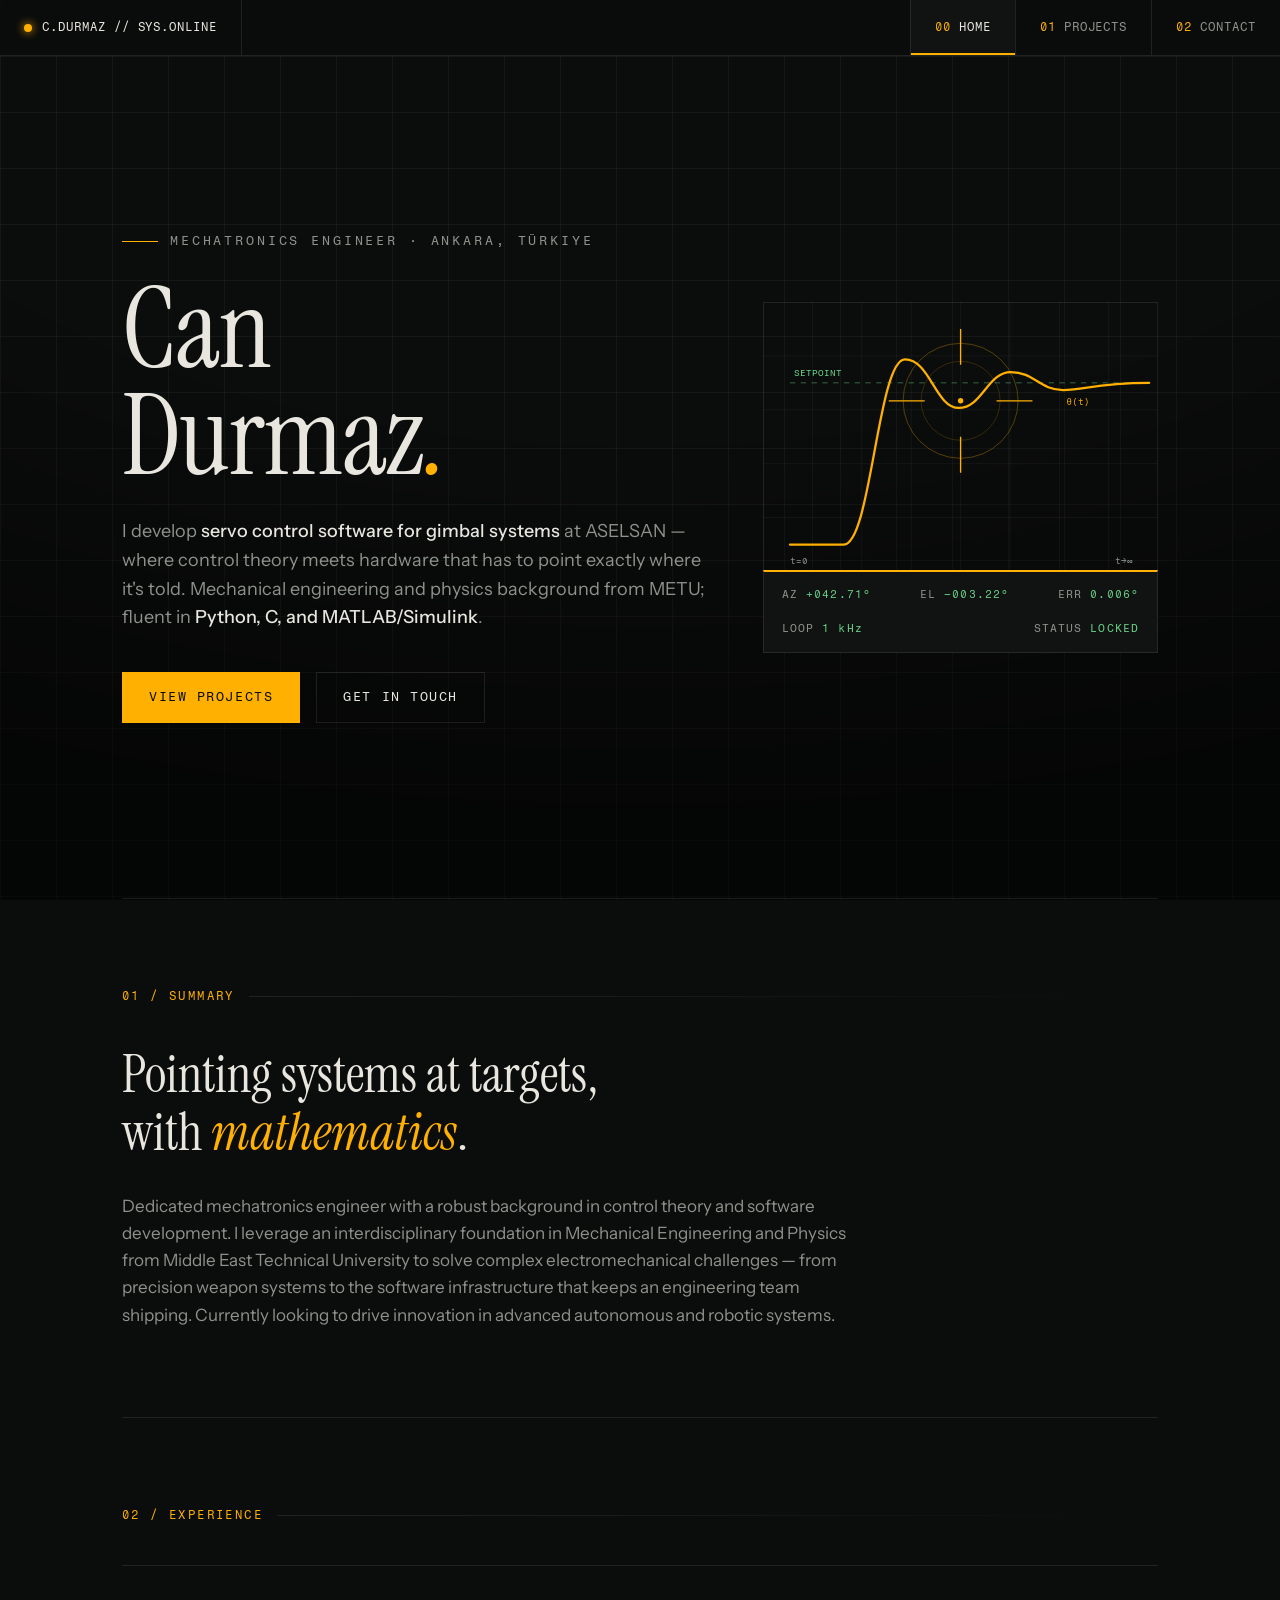
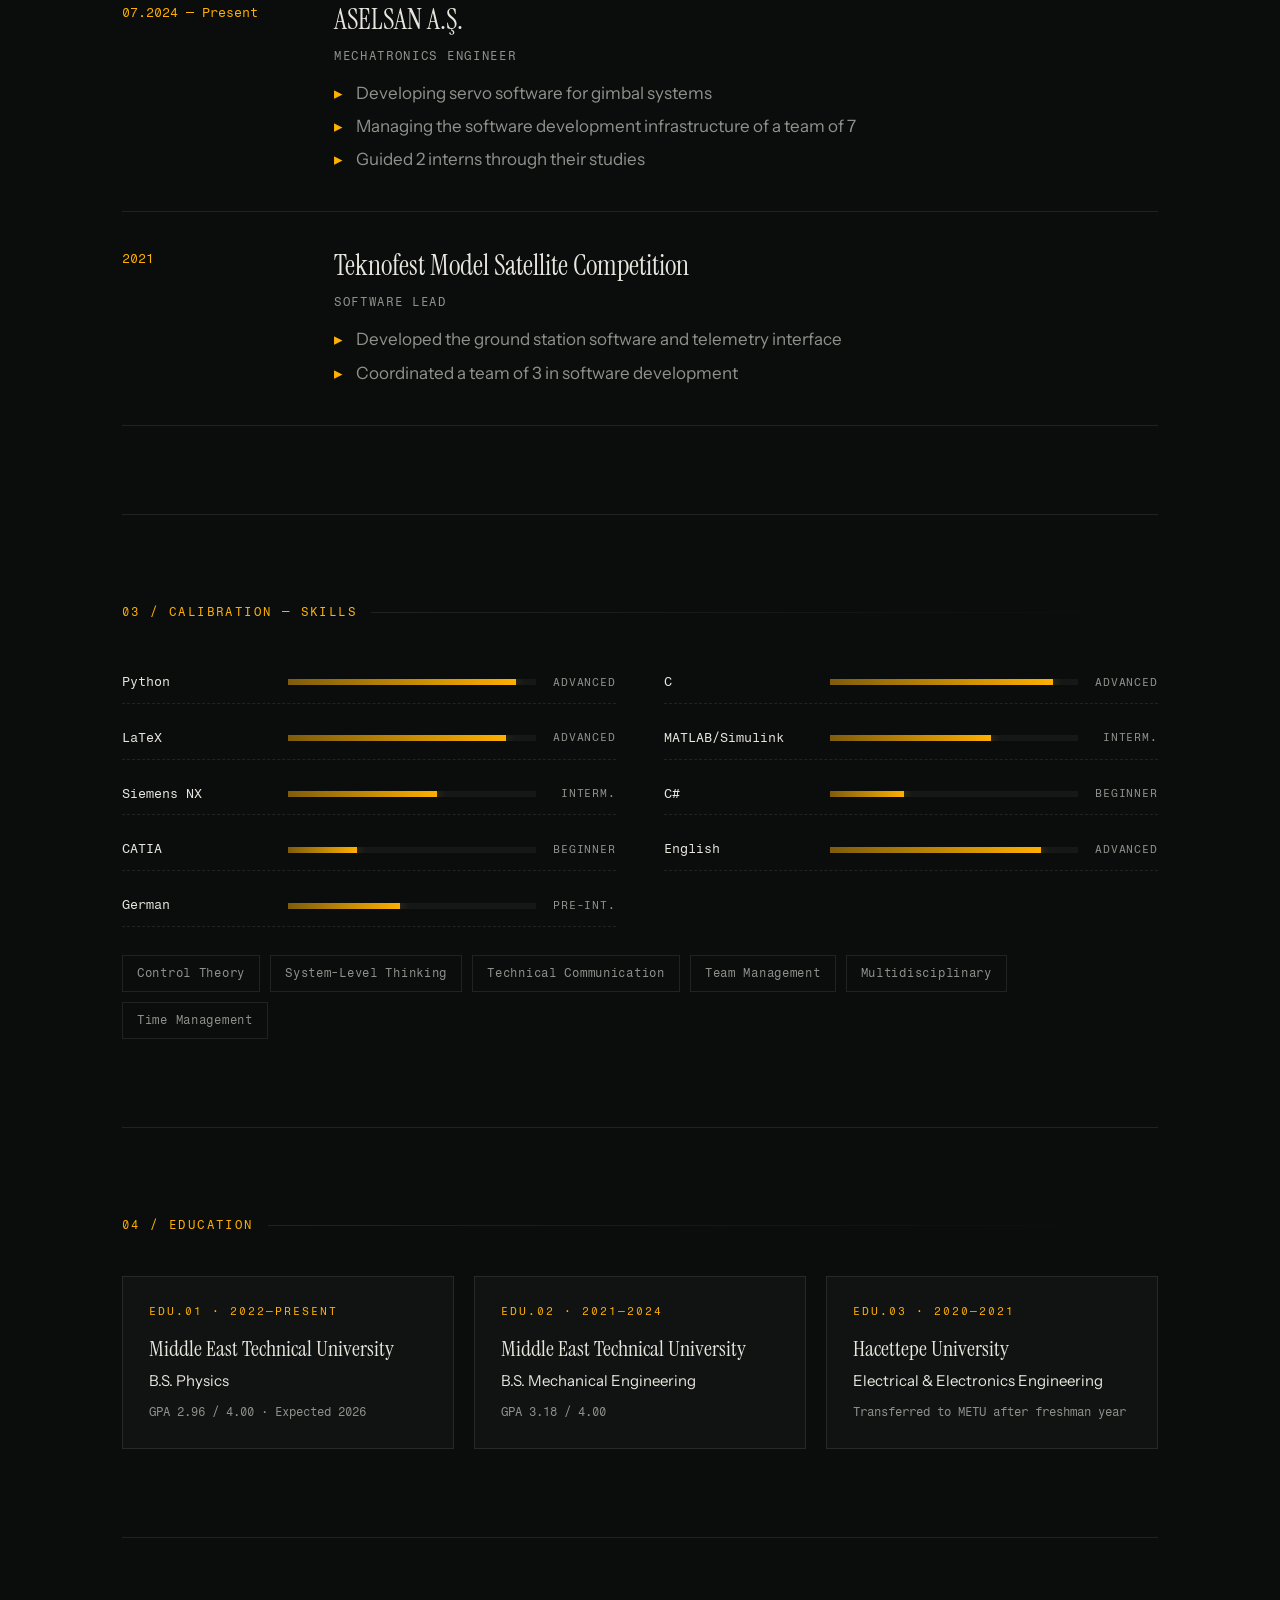
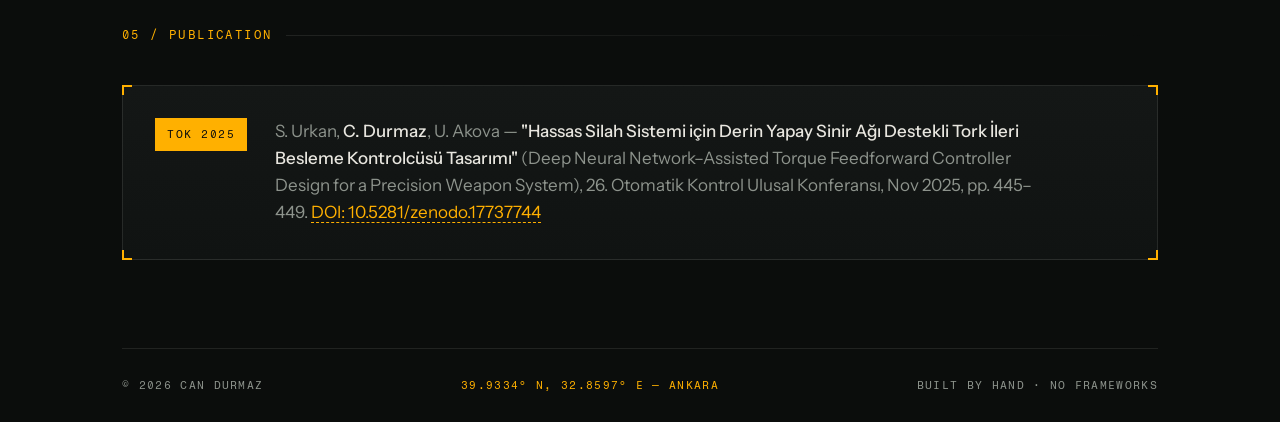
<file: index.html>
<!DOCTYPE html>
<html lang="en">
<head>
  <meta charset="UTF-8">
  <meta name="viewport" content="width=device-width, initial-scale=1.0">
  <title>Can Durmaz — Mechatronics Engineer</title>
  <meta name="description" content="Can Durmaz — Mechatronics Engineer specializing in gimbal systems and servo control software at ASELSAN. Control theory, Python, C, MATLAB/Simulink.">
  <link rel="preconnect" href="https://fonts.googleapis.com">
  <link rel="preconnect" href="https://fonts.gstatic.com" crossorigin>
  <link href="https://fonts.googleapis.com/css2?family=Fragment+Mono:ital@0;1&family=Instrument+Sans:ital,wght@0,400..700;1,400..700&family=Instrument+Serif:ital@0;1&display=swap" rel="stylesheet">
  <link rel="stylesheet" href="style.css">
</head>
<body>

<nav>
  <a class="brand" href="index.html"><span class="dot"></span> C.DURMAZ // SYS.ONLINE</a>
  <div class="links">
    <a href="index.html" aria-current="page"><span class="idx">00</span> Home</a>
    <a href="projects.html"><span class="idx">01</span> Projects</a>
    <a href="contact.html"><span class="idx">02</span> Contact</a>
  </div>
</nav>

<main class="wrap">

  <!-- ============ HERO ============ -->
  <header class="hero">
    <div class="hero-copy">
      <p class="hero-kicker">Mechatronics Engineer · Ankara, Türkiye</p>
      <h1>Can<br>Durmaz<span class="accent">.</span></h1>
      <p class="hero-sub">
        I develop <strong>servo control software for gimbal systems</strong> at ASELSAN —
        where control theory meets hardware that has to point exactly where it's told.
        Mechanical engineering and physics background from METU; fluent in
        <strong>Python, C, and MATLAB/Simulink</strong>.
      </p>
      <div class="hero-cta">
        <a class="btn solid" href="projects.html">View Projects</a>
        <a class="btn ghost" href="contact.html">Get in Touch</a>
      </div>
    </div>

    <figure class="hero-fig">
      <svg viewBox="0 0 440 300" fill="none" xmlns="http://www.w3.org/2000/svg" role="img" aria-label="Step response plot with gimbal reticle">
        <!-- plot frame -->
        <rect x="0.5" y="0.5" width="439" height="299" stroke="rgba(232,230,223,0.12)"/>
        <!-- grid -->
        <g stroke="rgba(232,230,223,0.06)">
          <path d="M0 60H440M0 120H440M0 180H440M0 240H440"/>
          <path d="M55 0V300M110 0V300M165 0V300M220 0V300M275 0V300M330 0V300M385 0V300"/>
        </g>
        <!-- setpoint reference line -->
        <path d="M30 90H430" stroke="rgba(105,212,137,0.5)" stroke-dasharray="6 6"/>
        <text x="34" y="82" fill="#69d489" font-family="'Fragment Mono',monospace" font-size="10">SETPOINT</text>
        <!-- step response curve: overshoot then settle -->
        <path class="step-curve"
          d="M30 270 L90 270 C 120 270, 128 64, 158 64 C 186 64, 192 118, 218 118 C 244 118, 250 78, 276 78 C 302 78, 308 98, 334 98 C 360 98, 368 90, 430 90"
          stroke="#ffb000" stroke-width="2.5" stroke-linecap="round"/>
        <!-- gimbal reticle -->
        <g class="reticle" transform="translate(220,40)">
          <g transform="translate(-110,-40)">
            <circle cx="110" cy="110" r="64" stroke="rgba(255,176,0,0.35)"/>
            <circle cx="110" cy="110" r="44" stroke="rgba(255,176,0,0.2)"/>
            <path d="M110 30V70M110 150V190M30 110H70M150 110H190" stroke="#ffb000" stroke-width="1.5"/>
            <circle cx="110" cy="110" r="3" fill="#ffb000"/>
          </g>
        </g>
        <!-- axis annotations -->
        <text x="30" y="292" fill="#8d938c" font-family="'Fragment Mono',monospace" font-size="10">t=0</text>
        <text x="392" y="292" fill="#8d938c" font-family="'Fragment Mono',monospace" font-size="10">t→∞</text>
        <text x="338" y="115" fill="#ffb000" font-family="'Fragment Mono',monospace" font-size="10">θ(t)</text>
      </svg>
      <div class="telemetry">
        <span>AZ <b id="t-az">+042.71°</b></span>
        <span>EL <b id="t-el">−003.20°</b></span>
        <span>ERR <b id="t-err">0.004°</b></span>
        <span>LOOP <b>1 kHz</b></span>
        <span>STATUS <b>LOCKED</b></span>
      </div>
    </figure>
  </header>

  <!-- ============ ABOUT ============ -->
  <section id="about">
    <p class="sec-label">01 / Summary</p>
    <h2 class="reveal">Pointing systems at targets,<br>with <em>mathematics</em>.</h2>
    <p class="reveal muted" style="max-width:68ch">
      Dedicated mechatronics engineer with a robust background in control theory and software
      development. I leverage an interdisciplinary foundation in Mechanical Engineering and
      Physics from Middle East Technical University to solve complex electromechanical
      challenges — from precision weapon systems to the software infrastructure that keeps
      an engineering team shipping. Currently looking to drive innovation in advanced
      autonomous and robotic systems.
    </p>
  </section>

  <!-- ============ EXPERIENCE ============ -->
  <section id="experience">
    <p class="sec-label">02 / Experience</p>
    <div class="xp">
      <div class="xp-item">
        <div class="xp-when">07.2024 — Present</div>
        <div class="xp-what">
          <h3>ASELSAN A.Ş.</h3>
          <p class="role">Mechatronics Engineer</p>
          <ul>
            <li>Developing servo software for gimbal systems</li>
            <li>Managing the software development infrastructure of a team of 7</li>
            <li>Guided 2 interns through their studies</li>
          </ul>
        </div>
      </div>
      <div class="xp-item">
        <div class="xp-when">2021</div>
        <div class="xp-what">
          <h3>Teknofest Model Satellite Competition</h3>
          <p class="role">Software Lead</p>
          <ul>
            <li>Developed the ground station software and telemetry interface</li>
            <li>Coordinated a team of 3 in software development</li>
          </ul>
        </div>
      </div>
    </div>
  </section>

  <!-- ============ SKILLS ============ -->
  <section id="skills">
    <p class="sec-label">03 / Calibration — Skills</p>
    <div class="skills-grid">
      <div class="skill"><span>Python</span><div class="gauge"><i style="--v:92%"></i></div><span class="lvl">Advanced</span></div>
      <div class="skill"><span>C</span><div class="gauge"><i style="--v:90%"></i></div><span class="lvl">Advanced</span></div>
      <div class="skill"><span>LaTeX</span><div class="gauge"><i style="--v:88%"></i></div><span class="lvl">Advanced</span></div>
      <div class="skill"><span>MATLAB/Simulink</span><div class="gauge"><i style="--v:65%"></i></div><span class="lvl">Interm.</span></div>
      <div class="skill"><span>Siemens NX</span><div class="gauge"><i style="--v:60%"></i></div><span class="lvl">Interm.</span></div>
      <div class="skill"><span>C#</span><div class="gauge"><i style="--v:30%"></i></div><span class="lvl">Beginner</span></div>
      <div class="skill"><span>CATIA</span><div class="gauge"><i style="--v:28%"></i></div><span class="lvl">Beginner</span></div>
      <div class="skill"><span>English</span><div class="gauge"><i style="--v:85%"></i></div><span class="lvl">Advanced</span></div>
      <div class="skill"><span>German</span><div class="gauge"><i style="--v:45%"></i></div><span class="lvl">Pre-Int.</span></div>
    </div>
    <div class="chips">
      <span class="chip">Control Theory</span>
      <span class="chip">System-Level Thinking</span>
      <span class="chip">Technical Communication</span>
      <span class="chip">Team Management</span>
      <span class="chip">Multidisciplinary</span>
      <span class="chip">Time Management</span>
    </div>
  </section>

  <!-- ============ EDUCATION ============ -->
  <section id="education">
    <p class="sec-label">04 / Education</p>
    <div class="edu-grid">
      <div class="edu">
        <span class="num">EDU.01 · 2022—PRESENT</span>
        <h3>Middle East Technical University</h3>
        <p class="deg">B.S. Physics</p>
        <p class="meta">GPA 2.96 / 4.00 · Expected 2026</p>
      </div>
      <div class="edu">
        <span class="num">EDU.02 · 2021—2024</span>
        <h3>Middle East Technical University</h3>
        <p class="deg">B.S. Mechanical Engineering</p>
        <p class="meta">GPA 3.18 / 4.00</p>
      </div>
      <div class="edu">
        <span class="num">EDU.03 · 2020—2021</span>
        <h3>Hacettepe University</h3>
        <p class="deg">Electrical &amp; Electronics Engineering</p>
        <p class="meta">Transferred to METU after freshman year</p>
      </div>
    </div>
  </section>

  <!-- ============ PUBLICATION ============ -->
  <section id="publication">
    <p class="sec-label">05 / Publication</p>
    <div class="panel">
      <span class="tick tl"></span><span class="tick tr"></span><span class="tick bl"></span><span class="tick br"></span>
      <div class="pub">
        <span class="doi-badge">TOK 2025</span>
        <p>
          S. Urkan, <strong>C. Durmaz</strong>, U. Akova —
          <strong>"Hassas Silah Sistemi için Derin Yapay Sinir Ağı Destekli Tork İleri Besleme
          Kontrolcüsü Tasarımı"</strong> <span class="muted">(Deep Neural Network–Assisted Torque
          Feedforward Controller Design for a Precision Weapon System)</span>,
          26. Otomatik Kontrol Ulusal Konferansı, Nov 2025, pp. 445–449.
          <a href="https://doi.org/10.5281/zenodo.17737744" target="_blank" rel="noopener">DOI: 10.5281/zenodo.17737744</a>
        </p>
      </div>
    </div>
  </section>

</main>

<footer>
  <div class="wrap">
    <span>© 2026 CAN DURMAZ</span>
    <span class="coords">39.9334° N, 32.8597° E — ANKARA</span>
    <span>BUILT BY HAND · NO FRAMEWORKS</span>
  </div>
</footer>

<script>
  // gentle telemetry jitter — purely decorative
  (function () {
    var az = document.getElementById('t-az'),
        el = document.getElementById('t-el'),
        err = document.getElementById('t-err');
    if (!az) return;
    if (window.matchMedia('(prefers-reduced-motion: reduce)').matches) return;
    function fmt(v, d) { return (v >= 0 ? '+' : '−') + Math.abs(v).toFixed(d).padStart(d + 4, '0') + '°'; }
    setInterval(function () {
      az.textContent = fmt(42.71 + (Math.random() - 0.5) * 0.08, 2);
      el.textContent = fmt(-3.20 + (Math.random() - 0.5) * 0.06, 2);
      err.textContent = (Math.random() * 0.009).toFixed(3) + '°';
    }, 900);
  })();
</script>

</body>
</html>
</file>
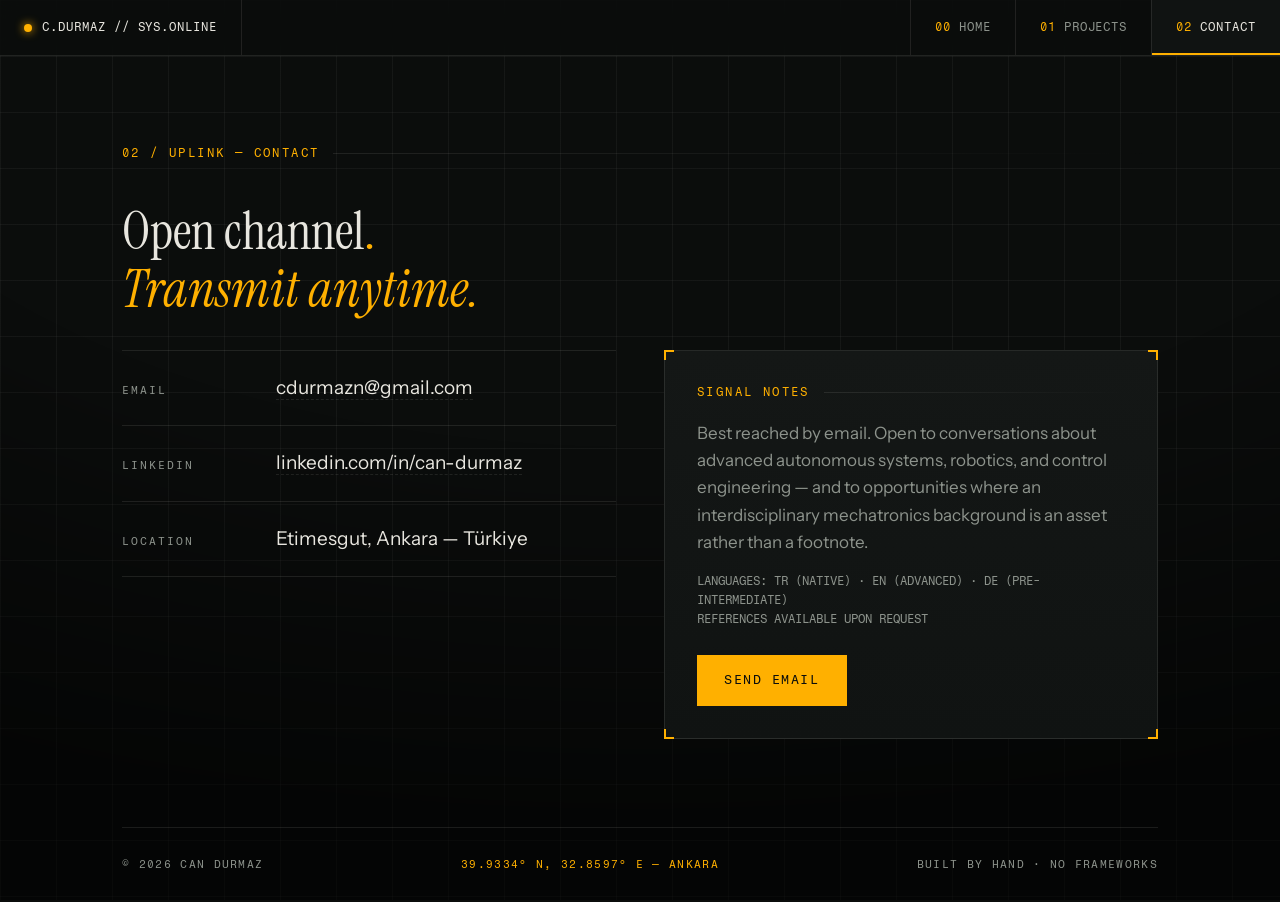
<file: contact.html>
<!DOCTYPE html>
<html lang="en">
<head>
  <meta charset="UTF-8">
  <meta name="viewport" content="width=device-width, initial-scale=1.0">
  <title>Contact — Can Durmaz</title>
  <meta name="description" content="Get in touch with Can Durmaz — Mechatronics Engineer, Ankara, Türkiye.">
  <link rel="preconnect" href="https://fonts.googleapis.com">
  <link rel="preconnect" href="https://fonts.gstatic.com" crossorigin>
  <link href="https://fonts.googleapis.com/css2?family=Fragment+Mono:ital@0;1&family=Instrument+Sans:ital,wght@0,400..700;1,400..700&family=Instrument+Serif:ital@0;1&display=swap" rel="stylesheet">
  <link rel="stylesheet" href="style.css">
</head>
<body>

<nav>
  <a class="brand" href="index.html"><span class="dot"></span> C.DURMAZ // SYS.ONLINE</a>
  <div class="links">
    <a href="index.html"><span class="idx">00</span> Home</a>
    <a href="projects.html"><span class="idx">01</span> Projects</a>
    <a href="contact.html" aria-current="page"><span class="idx">02</span> Contact</a>
  </div>
</nav>

<main class="wrap">

  <section>
    <p class="sec-label">02 / Uplink — Contact</p>
    <h2 class="reveal">Open channel<span style="color:var(--amber)">.</span><br><em>Transmit anytime.</em></h2>

    <div class="contact-grid">
      <div class="contact-lines reveal">
        <div class="cline">
          <span class="k">Email</span>
          <span class="v"><a href="mailto:cdurmazn@gmail.com">cdurmazn@gmail.com</a></span>
        </div>
        <div class="cline">
          <span class="k">LinkedIn</span>
          <span class="v"><a href="https://linkedin.com/in/can-durmaz" target="_blank" rel="noopener">linkedin.com/in/can-durmaz</a></span>
        </div>
        <div class="cline">
          <span class="k">Location</span>
          <span class="v">Etimesgut, Ankara — Türkiye</span>
        </div>
      </div>

      <div class="panel reveal">
        <span class="tick tl"></span><span class="tick tr"></span><span class="tick bl"></span><span class="tick br"></span>
        <p class="sec-label" style="margin-bottom:18px">Signal Notes</p>
        <p class="muted" style="margin-bottom:16px">
          Best reached by email. Open to conversations about advanced autonomous systems,
          robotics, and control engineering — and to opportunities where an interdisciplinary
          mechatronics background is an asset rather than a footnote.
        </p>
        <p class="muted" style="font-family:var(--mono);font-size:12px">
          LANGUAGES: TR (NATIVE) · EN (ADVANCED) · DE (PRE-INTERMEDIATE)<br>
          REFERENCES AVAILABLE UPON REQUEST
        </p>
        <div class="hero-cta" style="margin-top:26px">
          <a class="btn solid" href="mailto:cdurmazn@gmail.com">Send Email</a>
        </div>
      </div>
    </div>
  </section>

</main>

<footer>
  <div class="wrap">
    <span>© 2026 CAN DURMAZ</span>
    <span class="coords">39.9334° N, 32.8597° E — ANKARA</span>
    <span>BUILT BY HAND · NO FRAMEWORKS</span>
  </div>
</footer>

</body>
</html>
</file>
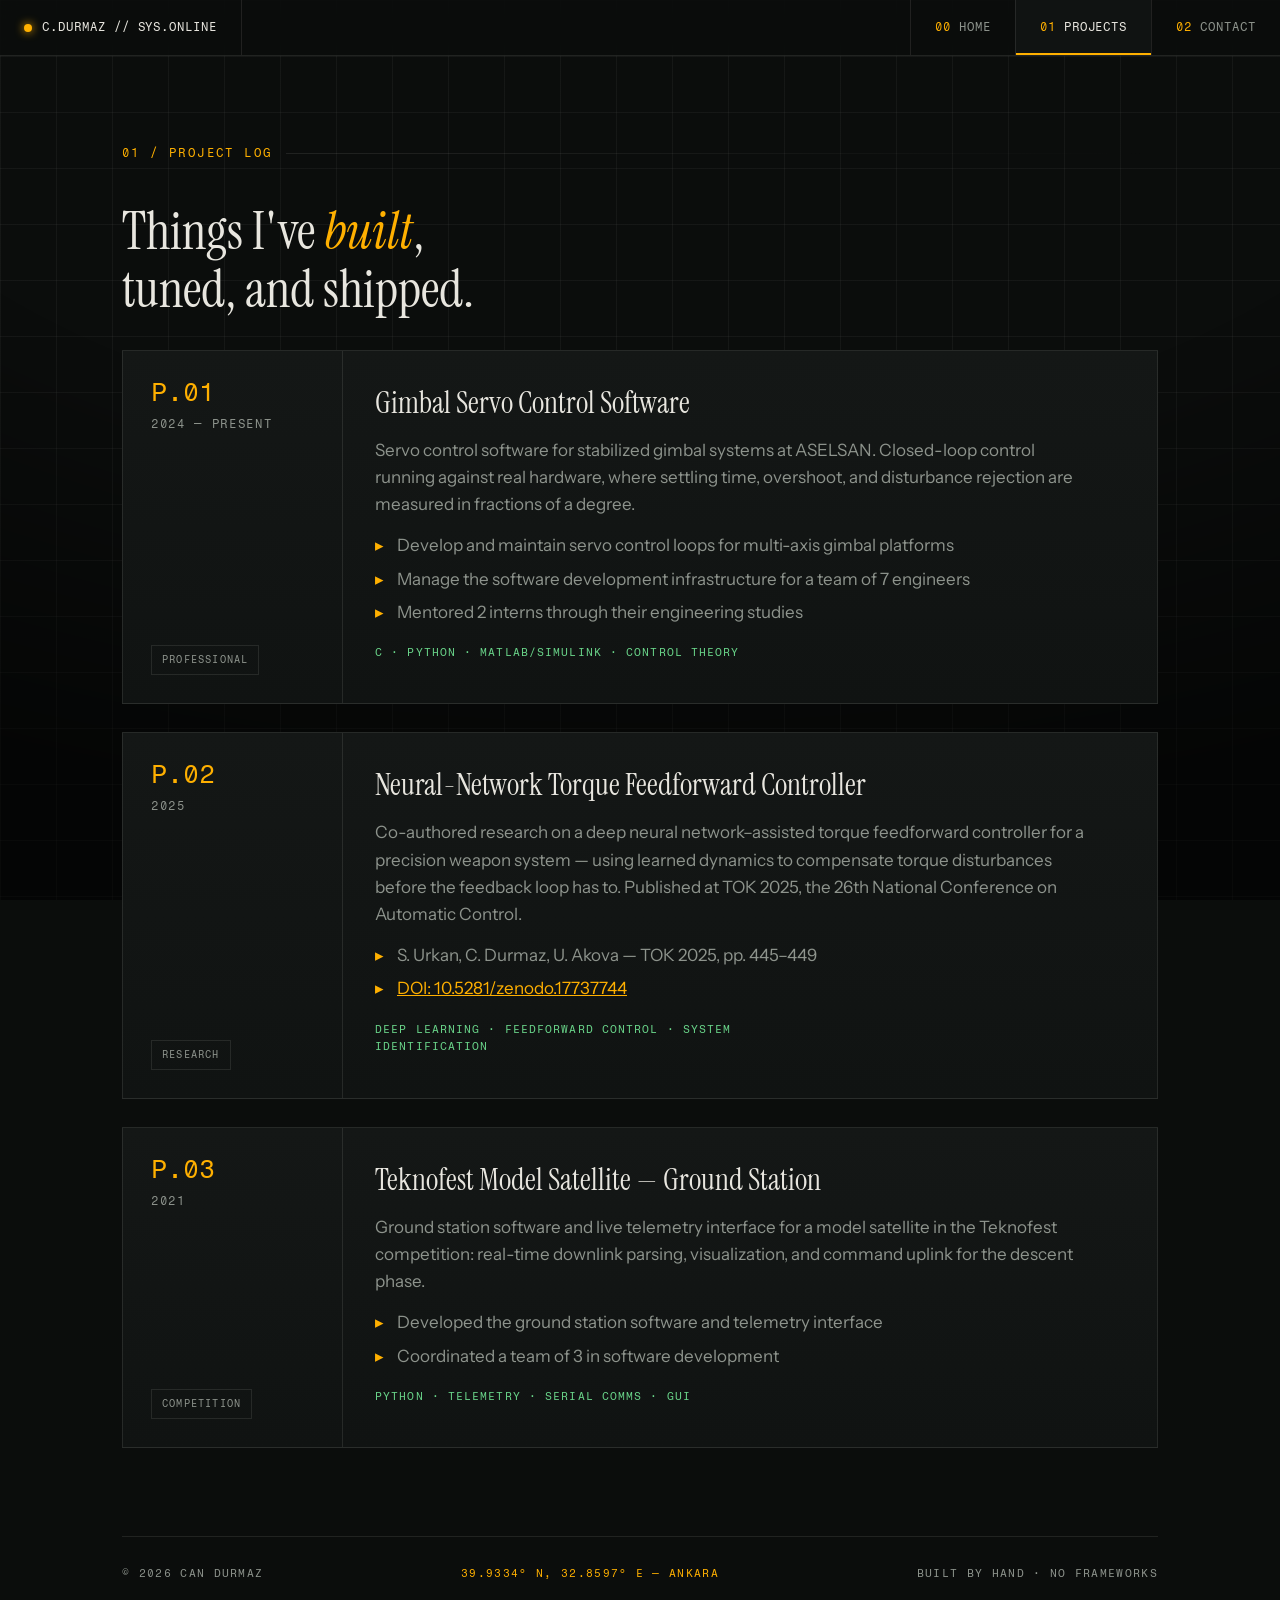
<file: projects.html>
<!DOCTYPE html>
<html lang="en">
<head>
  <meta charset="UTF-8">
  <meta name="viewport" content="width=device-width, initial-scale=1.0">
  <title>Projects — Can Durmaz</title>
  <meta name="description" content="Engineering work by Can Durmaz: gimbal servo software, neural-network torque feedforward control, satellite ground station software.">
  <link rel="preconnect" href="https://fonts.googleapis.com">
  <link rel="preconnect" href="https://fonts.gstatic.com" crossorigin>
  <link href="https://fonts.googleapis.com/css2?family=Fragment+Mono:ital@0;1&family=Instrument+Sans:ital,wght@0,400..700;1,400..700&family=Instrument+Serif:ital@0;1&display=swap" rel="stylesheet">
  <link rel="stylesheet" href="style.css">
</head>
<body>

<nav>
  <a class="brand" href="index.html"><span class="dot"></span> C.DURMAZ // SYS.ONLINE</a>
  <div class="links">
    <a href="index.html"><span class="idx">00</span> Home</a>
    <a href="projects.html" aria-current="page"><span class="idx">01</span> Projects</a>
    <a href="contact.html"><span class="idx">02</span> Contact</a>
  </div>
</nav>

<main class="wrap">

  <section>
    <p class="sec-label">01 / Project Log</p>
    <h2 class="reveal">Things I've <em>built</em>,<br>tuned, and shipped.</h2>

    <div class="proj-list">

      <article class="proj reveal">
        <div class="proj-side">
          <span class="id">P.01</span>
          <span class="yr">2024 — PRESENT</span>
          <span class="tag">Professional</span>
        </div>
        <div class="proj-body">
          <h3>Gimbal Servo Control Software</h3>
          <p>
            Servo control software for stabilized gimbal systems at ASELSAN. Closed-loop
            control running against real hardware, where settling time, overshoot, and
            disturbance rejection are measured in fractions of a degree.
          </p>
          <ul>
            <li>Develop and maintain servo control loops for multi-axis gimbal platforms</li>
            <li>Manage the software development infrastructure for a team of 7 engineers</li>
            <li>Mentored 2 interns through their engineering studies</li>
          </ul>
          <p class="stack">C · PYTHON · MATLAB/SIMULINK · CONTROL THEORY</p>
        </div>
      </article>

      <article class="proj reveal">
        <div class="proj-side">
          <span class="id">P.02</span>
          <span class="yr">2025</span>
          <span class="tag">Research</span>
        </div>
        <div class="proj-body">
          <h3>Neural-Network Torque Feedforward Controller</h3>
          <p>
            Co-authored research on a deep neural network–assisted torque feedforward
            controller for a precision weapon system — using learned dynamics to compensate
            torque disturbances before the feedback loop has to. Published at TOK 2025,
            the 26th National Conference on Automatic Control.
          </p>
          <ul>
            <li>S. Urkan, C. Durmaz, U. Akova — TOK 2025, pp. 445–449</li>
            <li><a href="https://doi.org/10.5281/zenodo.17737744" target="_blank" rel="noopener" style="color:var(--amber)">DOI: 10.5281/zenodo.17737744</a></li>
          </ul>
          <p class="stack">DEEP LEARNING · FEEDFORWARD CONTROL · SYSTEM IDENTIFICATION</p>
        </div>
      </article>

      <article class="proj reveal">
        <div class="proj-side">
          <span class="id">P.03</span>
          <span class="yr">2021</span>
          <span class="tag">Competition</span>
        </div>
        <div class="proj-body">
          <h3>Teknofest Model Satellite — Ground Station</h3>
          <p>
            Ground station software and live telemetry interface for a model satellite in
            the Teknofest competition: real-time downlink parsing, visualization, and
            command uplink for the descent phase.
          </p>
          <ul>
            <li>Developed the ground station software and telemetry interface</li>
            <li>Coordinated a team of 3 in software development</li>
          </ul>
          <p class="stack">PYTHON · TELEMETRY · SERIAL COMMS · GUI</p>
        </div>
      </article>

    </div>
  </section>

</main>

<footer>
  <div class="wrap">
    <span>© 2026 CAN DURMAZ</span>
    <span class="coords">39.9334° N, 32.8597° E — ANKARA</span>
    <span>BUILT BY HAND · NO FRAMEWORKS</span>
  </div>
</footer>

</body>
</html>
</file>
<file: style.css>
/* ============================================================
   CAN DURMAZ — personal site
   Aesthetic: precision instrument panel / phosphor telemetry
   ============================================================ */

:root {
  --ink: #0b0d0c;
  --ink-2: #101312;
  --panel: #141716;
  --line: rgba(232, 230, 223, 0.1);
  --line-soft: rgba(232, 230, 223, 0.05);
  --paper: #e8e6df;
  --dim: #8d938c;
  --amber: #ffb000;
  --amber-soft: rgba(255, 176, 0, 0.12);
  --green: #69d489;
  --serif: "Instrument Serif", georgia, serif;
  --sans: "Instrument Sans", sans-serif;
  --mono: "Fragment Mono", monospace;
}

* { margin: 0; padding: 0; box-sizing: border-box; }

html { scroll-behavior: smooth; }

body {
  background-color: var(--ink);
  color: var(--paper);
  font-family: var(--sans);
  font-size: 17px;
  line-height: 1.6;
  -webkit-font-smoothing: antialiased;
  overflow-x: hidden;
}

/* graph-paper grid over the whole page */
body::before {
  content: "";
  position: fixed;
  inset: 0;
  pointer-events: none;
  background-image:
    linear-gradient(var(--line-soft) 1px, transparent 1px),
    linear-gradient(90deg, var(--line-soft) 1px, transparent 1px);
  background-size: 56px 56px;
  z-index: 0;
}

/* faint vignette for depth */
body::after {
  content: "";
  position: fixed;
  inset: 0;
  pointer-events: none;
  background: radial-gradient(ellipse 120% 90% at 50% 0%, transparent 55%, rgba(0, 0, 0, 0.55));
  z-index: 0;
}

::selection { background: var(--amber); color: var(--ink); }

a { color: inherit; }

main { position: relative; z-index: 1; }

/* ---------------- nav ---------------- */

nav {
  position: sticky;
  top: 0;
  z-index: 10;
  display: flex;
  align-items: stretch;
  border-bottom: 1px solid var(--line);
  background: color-mix(in srgb, var(--ink) 86%, transparent);
  backdrop-filter: blur(10px);
  font-family: var(--mono);
  font-size: 12px;
  letter-spacing: 0.08em;
}

nav .brand {
  padding: 18px 24px;
  border-right: 1px solid var(--line);
  text-decoration: none;
  color: var(--paper);
  display: flex;
  align-items: center;
  gap: 10px;
  white-space: nowrap;
}

nav .brand .dot {
  width: 8px;
  height: 8px;
  border-radius: 50%;
  background: var(--amber);
  box-shadow: 0 0 10px var(--amber);
  animation: pulse 2.4s ease-in-out infinite;
}

@keyframes pulse {
  0%, 100% { opacity: 1; }
  50% { opacity: 0.35; }
}

nav .links {
  display: flex;
  margin-left: auto;
}

nav .links a {
  display: flex;
  align-items: center;
  gap: 8px;
  padding: 18px 24px;
  border-left: 1px solid var(--line);
  text-decoration: none;
  color: var(--dim);
  text-transform: uppercase;
  transition: color 0.2s, background 0.2s;
}

nav .links a .idx { color: var(--amber); }

nav .links a:hover { color: var(--paper); background: var(--amber-soft); }

nav .links a[aria-current="page"] {
  color: var(--paper);
  background: var(--ink-2);
  box-shadow: inset 0 -2px 0 var(--amber);
}

/* ---------------- shared layout ---------------- */

.wrap {
  max-width: 1100px;
  margin: 0 auto;
  padding: 0 32px;
}

section { padding: 88px 0; border-bottom: 1px solid var(--line); }

.sec-label {
  font-family: var(--mono);
  font-size: 12px;
  letter-spacing: 0.2em;
  text-transform: uppercase;
  color: var(--amber);
  display: flex;
  align-items: center;
  gap: 14px;
  margin-bottom: 40px;
}

.sec-label::after {
  content: "";
  height: 1px;
  flex: 1;
  background: linear-gradient(90deg, var(--line), transparent);
}

h2 {
  font-family: var(--serif);
  font-weight: 400;
  font-size: clamp(34px, 5vw, 52px);
  line-height: 1.1;
  margin-bottom: 32px;
}

h2 em { font-style: italic; color: var(--amber); }

.muted { color: var(--dim); }

/* corner-ticked panel, like a technical drawing frame */
.panel {
  position: relative;
  border: 1px solid var(--line);
  background: linear-gradient(180deg, var(--panel), var(--ink-2));
  padding: 32px;
}

.panel .tick {
  position: absolute;
  width: 10px;
  height: 10px;
  border-color: var(--amber);
  border-style: solid;
  border-width: 0;
}

.panel .tick.tl { top: -1px; left: -1px; border-top-width: 2px; border-left-width: 2px; }
.panel .tick.tr { top: -1px; right: -1px; border-top-width: 2px; border-right-width: 2px; }
.panel .tick.bl { bottom: -1px; left: -1px; border-bottom-width: 2px; border-left-width: 2px; }
.panel .tick.br { bottom: -1px; right: -1px; border-bottom-width: 2px; border-right-width: 2px; }

/* ---------------- hero ---------------- */

.hero {
  position: relative;
  min-height: calc(100vh - 57px);
  display: grid;
  grid-template-columns: 1.2fr 0.8fr;
  align-items: center;
  gap: 48px;
  padding: 64px 0;
  border-bottom: 1px solid var(--line);
}

.hero-copy { animation: rise 0.9s cubic-bezier(0.2, 0.7, 0.2, 1) both; }

.hero-kicker {
  font-family: var(--mono);
  font-size: 13px;
  letter-spacing: 0.22em;
  text-transform: uppercase;
  color: var(--dim);
  margin-bottom: 24px;
  display: flex;
  align-items: center;
  gap: 12px;
}

.hero-kicker::before {
  content: "";
  width: 36px;
  height: 1px;
  background: var(--amber);
}

h1 {
  font-family: var(--serif);
  font-weight: 400;
  font-size: clamp(56px, 9vw, 112px);
  line-height: 0.95;
  letter-spacing: -0.01em;
}

h1 .accent { font-style: italic; color: var(--amber); }

.hero-sub {
  margin-top: 28px;
  max-width: 52ch;
  color: var(--dim);
  font-size: 18px;
}

.hero-sub strong { color: var(--paper); font-weight: 500; }

.hero-cta {
  margin-top: 40px;
  display: flex;
  gap: 16px;
  flex-wrap: wrap;
}

.btn {
  font-family: var(--mono);
  font-size: 13px;
  letter-spacing: 0.12em;
  text-transform: uppercase;
  text-decoration: none;
  padding: 14px 26px;
  border: 1px solid var(--amber);
  color: var(--amber);
  position: relative;
  transition: color 0.25s, background 0.25s, box-shadow 0.25s;
}

.btn.solid { background: var(--amber); color: var(--ink); }

.btn:hover {
  background: var(--amber);
  color: var(--ink);
  box-shadow: 0 0 24px rgba(255, 176, 0, 0.35);
}

.btn.ghost { border-color: var(--line); color: var(--paper); }

.btn.ghost:hover {
  border-color: var(--amber);
  background: transparent;
  color: var(--amber);
  box-shadow: none;
}

/* hero instrument figure */
.hero-fig {
  position: relative;
  animation: rise 0.9s 0.15s cubic-bezier(0.2, 0.7, 0.2, 1) both;
}

.hero-fig svg { width: 100%; height: auto; display: block; }

.reticle { transform-origin: 110px 110px; animation: spin 36s linear infinite; }

@keyframes spin { to { transform: rotate(360deg); } }

.step-curve {
  stroke-dasharray: 720;
  stroke-dashoffset: 720;
  animation: draw 2.6s 0.6s cubic-bezier(0.4, 0, 0.2, 1) forwards;
}

@keyframes draw { to { stroke-dashoffset: 0; } }

.telemetry {
  font-family: var(--mono);
  font-size: 11px;
  letter-spacing: 0.1em;
  color: var(--dim);
  border: 1px solid var(--line);
  border-top: 2px solid var(--amber);
  background: var(--ink-2);
  padding: 14px 18px;
  display: flex;
  justify-content: space-between;
  gap: 16px;
  flex-wrap: wrap;
  margin-top: -1px;
}

.telemetry span b { color: var(--green); font-weight: 400; }

@keyframes rise {
  from { opacity: 0; transform: translateY(28px); }
  to { opacity: 1; transform: none; }
}

/* staggered section reveal */
.reveal { animation: rise 0.8s cubic-bezier(0.2, 0.7, 0.2, 1) both; }
.reveal:nth-child(2) { animation-delay: 0.08s; }
.reveal:nth-child(3) { animation-delay: 0.16s; }
.reveal:nth-child(4) { animation-delay: 0.24s; }

/* ---------------- experience timeline ---------------- */

.xp { display: grid; gap: 0; }

.xp-item {
  display: grid;
  grid-template-columns: 180px 1fr;
  gap: 32px;
  padding: 32px 0;
  border-top: 1px solid var(--line);
  position: relative;
}

.xp-item:last-child { border-bottom: 1px solid var(--line); }

.xp-when {
  font-family: var(--mono);
  font-size: 13px;
  color: var(--amber);
  padding-top: 5px;
}

.xp-what h3 {
  font-family: var(--serif);
  font-weight: 400;
  font-size: 28px;
  margin-bottom: 4px;
}

.xp-what .role {
  font-family: var(--mono);
  font-size: 12px;
  letter-spacing: 0.14em;
  text-transform: uppercase;
  color: var(--dim);
  margin-bottom: 14px;
}

.xp-what ul { list-style: none; color: var(--dim); }

.xp-what li {
  padding-left: 22px;
  position: relative;
  margin-bottom: 6px;
}

.xp-what li::before {
  content: "▸";
  position: absolute;
  left: 0;
  color: var(--amber);
}

/* ---------------- skills / calibration gauges ---------------- */

.skills-grid {
  display: grid;
  grid-template-columns: repeat(2, 1fr);
  gap: 14px 48px;
}

.skill {
  display: grid;
  grid-template-columns: 150px 1fr 64px;
  align-items: center;
  gap: 16px;
  font-family: var(--mono);
  font-size: 13px;
  padding: 10px 0;
  border-bottom: 1px dashed var(--line);
}

.skill .lvl { color: var(--dim); text-align: right; font-size: 11px; text-transform: uppercase; letter-spacing: 0.08em; }

.gauge {
  height: 6px;
  background: var(--line-soft);
  position: relative;
  overflow: hidden;
}

.gauge i {
  position: absolute;
  inset: 0 auto 0 0;
  width: var(--v);
  background: linear-gradient(90deg, rgba(255, 176, 0, 0.45), var(--amber));
  box-shadow: 0 0 12px rgba(255, 176, 0, 0.4);
  animation: fill 1.4s 0.3s cubic-bezier(0.2, 0.7, 0.2, 1) both;
}

@keyframes fill { from { width: 0; } }

.chips { display: flex; flex-wrap: wrap; gap: 10px; margin-top: 28px; }

.chip {
  font-family: var(--mono);
  font-size: 12px;
  letter-spacing: 0.06em;
  color: var(--dim);
  border: 1px solid var(--line);
  padding: 8px 14px;
  transition: border-color 0.2s, color 0.2s;
}

.chip:hover { border-color: var(--amber); color: var(--paper); }

/* ---------------- education ---------------- */

.edu-grid {
  display: grid;
  grid-template-columns: repeat(3, 1fr);
  gap: 20px;
}

.edu {
  border: 1px solid var(--line);
  background: var(--ink-2);
  padding: 26px;
  position: relative;
  transition: border-color 0.25s, transform 0.25s;
}

.edu:hover { border-color: var(--amber); transform: translateY(-4px); }

.edu .num {
  font-family: var(--mono);
  font-size: 11px;
  color: var(--amber);
  letter-spacing: 0.18em;
  margin-bottom: 16px;
  display: block;
}

.edu h3 { font-family: var(--serif); font-weight: 400; font-size: 22px; line-height: 1.2; margin-bottom: 6px; }

.edu .deg { color: var(--paper); font-size: 15px; margin-bottom: 10px; }

.edu .meta { font-family: var(--mono); font-size: 12px; color: var(--dim); }

/* ---------------- publication strip ---------------- */

.pub {
  display: grid;
  grid-template-columns: auto 1fr;
  gap: 28px;
  align-items: start;
}

.pub .doi-badge {
  font-family: var(--mono);
  font-size: 11px;
  letter-spacing: 0.14em;
  color: var(--ink);
  background: var(--amber);
  padding: 8px 12px;
  white-space: nowrap;
}

.pub p { color: var(--dim); max-width: 70ch; }

.pub p strong { color: var(--paper); font-weight: 500; }

.pub a { color: var(--amber); text-decoration: none; border-bottom: 1px dashed var(--amber); }

.pub a:hover { border-bottom-style: solid; }

/* ---------------- project cards (projects.html) ---------------- */

.proj-list { display: grid; gap: 28px; }

.proj {
  display: grid;
  grid-template-columns: 220px 1fr;
  border: 1px solid var(--line);
  background: linear-gradient(180deg, var(--panel), var(--ink-2));
  transition: border-color 0.25s;
  position: relative;
}

.proj:hover { border-color: var(--amber); }

.proj-side {
  border-right: 1px solid var(--line);
  padding: 28px;
  font-family: var(--mono);
  font-size: 12px;
  color: var(--dim);
  display: flex;
  flex-direction: column;
  gap: 10px;
}

.proj-side .id { color: var(--amber); font-size: 26px; line-height: 1; }

.proj-side .yr { letter-spacing: 0.14em; }

.proj-side .tag {
  margin-top: auto;
  text-transform: uppercase;
  letter-spacing: 0.12em;
  font-size: 10px;
  border: 1px solid var(--line);
  padding: 6px 10px;
  align-self: flex-start;
}

.proj-body { padding: 28px 32px; }

.proj-body h3 { font-family: var(--serif); font-weight: 400; font-size: 30px; margin-bottom: 10px; }

.proj-body p { color: var(--dim); max-width: 65ch; margin-bottom: 14px; }

.proj-body ul { list-style: none; color: var(--dim); }

.proj-body li { padding-left: 22px; position: relative; margin-bottom: 6px; }

.proj-body li::before { content: "▸"; position: absolute; left: 0; color: var(--amber); }

.proj-body .stack {
  margin-top: 18px;
  font-family: var(--mono);
  font-size: 11px;
  letter-spacing: 0.1em;
  color: var(--green);
}

/* ---------------- contact ---------------- */

.contact-grid {
  display: grid;
  grid-template-columns: 1fr 1fr;
  gap: 48px;
  align-items: start;
}

.contact-lines { display: grid; gap: 0; }

.cline {
  display: grid;
  grid-template-columns: 130px 1fr;
  gap: 24px;
  padding: 22px 0;
  border-bottom: 1px solid var(--line);
  align-items: baseline;
}

.cline:first-child { border-top: 1px solid var(--line); }

.cline .k {
  font-family: var(--mono);
  font-size: 11px;
  letter-spacing: 0.18em;
  text-transform: uppercase;
  color: var(--dim);
}

.cline .v { font-size: 19px; }

.cline .v a {
  text-decoration: none;
  border-bottom: 1px dashed var(--line);
  transition: color 0.2s, border-color 0.2s;
}

.cline .v a:hover { color: var(--amber); border-color: var(--amber); }

/* ---------------- footer ---------------- */

footer {
  font-family: var(--mono);
  font-size: 11px;
  letter-spacing: 0.12em;
  color: var(--dim);
  padding: 28px 0;
  position: relative;
  z-index: 1;
}

footer .wrap {
  display: flex;
  justify-content: space-between;
  gap: 16px;
  flex-wrap: wrap;
}

footer .coords { color: var(--amber); }

/* ---------------- responsive ---------------- */

@media (max-width: 880px) {
  .hero { grid-template-columns: 1fr; min-height: auto; }
  .skills-grid, .contact-grid { grid-template-columns: 1fr; }
  .edu-grid { grid-template-columns: 1fr; }
  .proj { grid-template-columns: 1fr; }
  .proj-side { border-right: 0; border-bottom: 1px solid var(--line); flex-direction: row; align-items: center; }
  .proj-side .tag { margin-top: 0; margin-left: auto; }
  .xp-item { grid-template-columns: 1fr; gap: 8px; }
  nav .links a { padding: 18px 14px; }
  nav .links a .idx { display: none; }
}

@media (prefers-reduced-motion: reduce) {
  *, *::before, *::after { animation: none !important; transition: none !important; }
  .step-curve { stroke-dashoffset: 0; }
}
</file>
